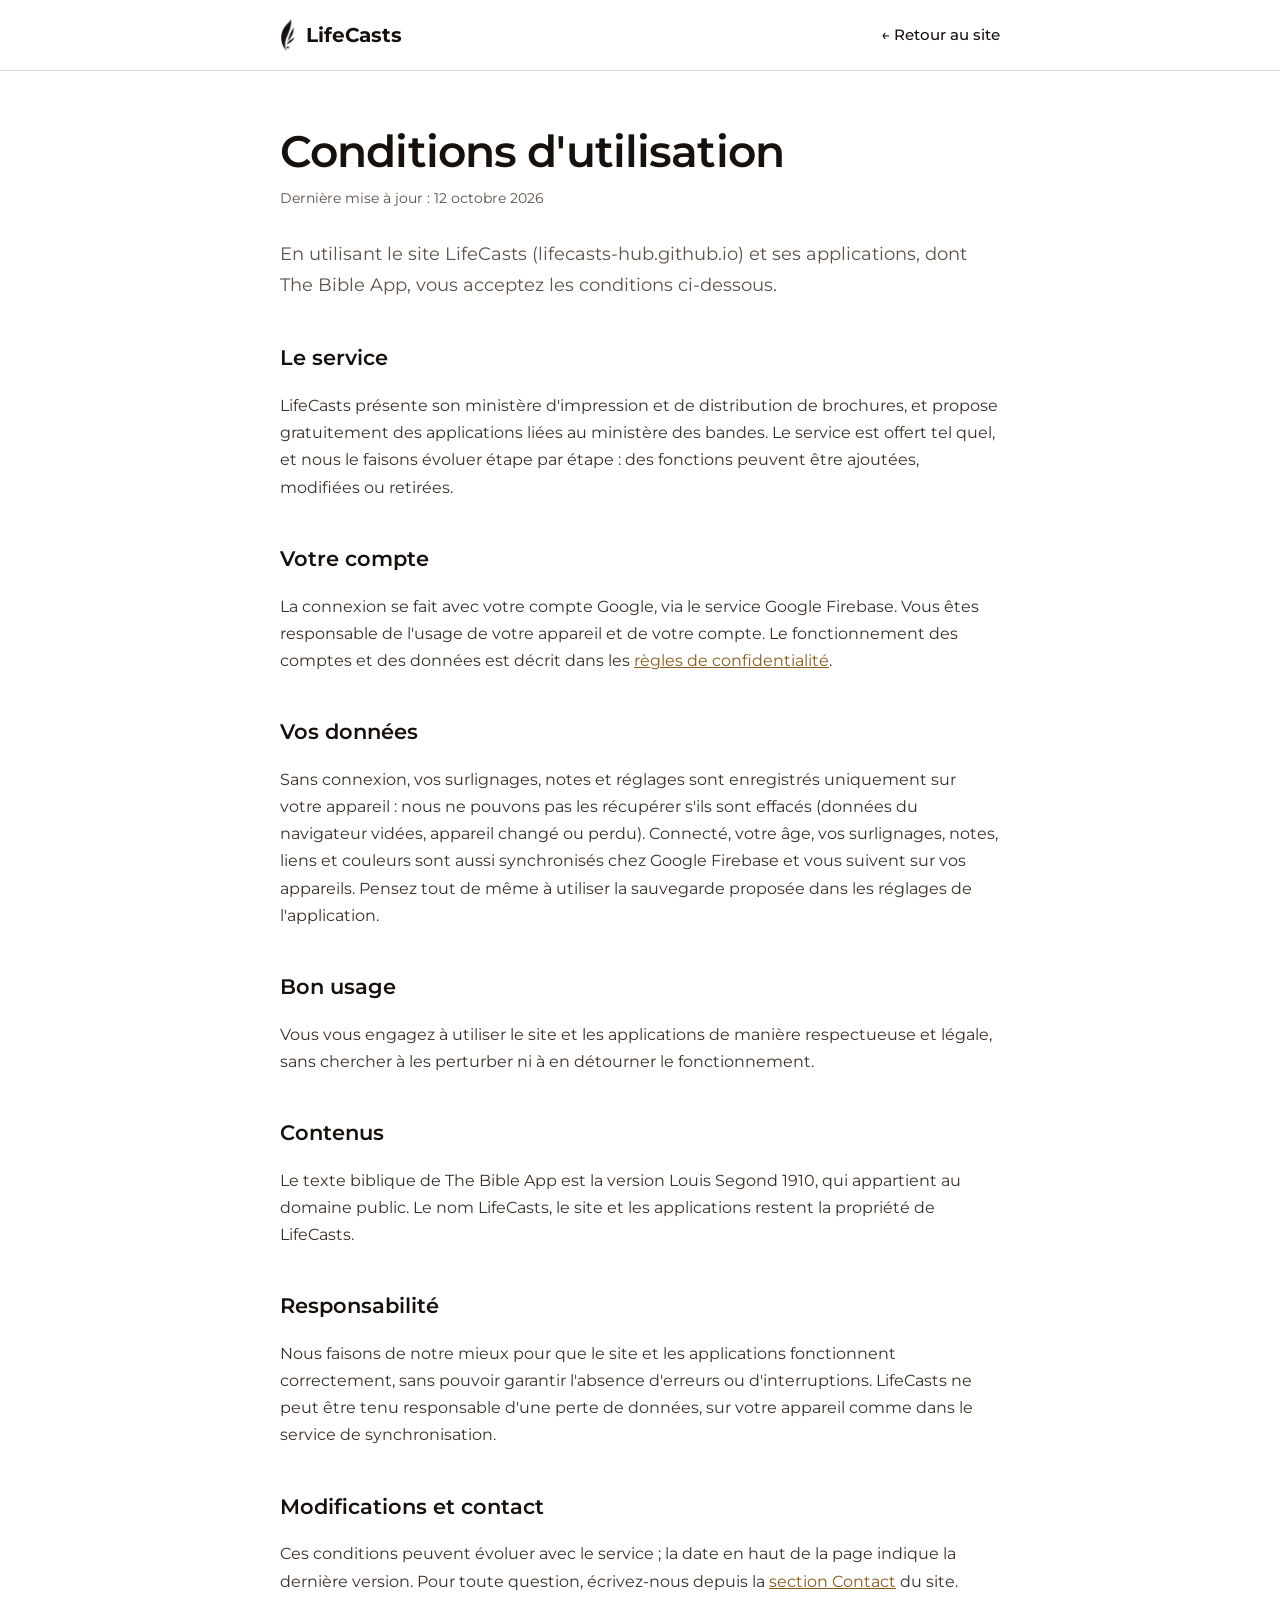
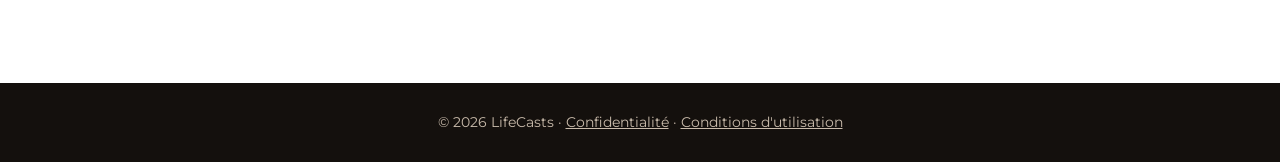
<file: conditions.html>
<!doctype html>
<html lang="fr">
<head>
<meta charset="utf-8">
<meta name="viewport" content="width=device-width, initial-scale=1">
<link rel="icon" type="image/png" href="favicon.png">
<title>Conditions d'utilisation · LifeCasts</title>
<link rel="stylesheet" href="https://fonts.googleapis.com/css2?family=Montserrat:wght@400;500;600;700&display=swap">
<style>
:root{--ink:#17110E;--muted:#5E5148;--line:#E3D9CE}
*{box-sizing:border-box}
body{margin:0;font-family:'Montserrat',system-ui,sans-serif;color:var(--ink);background:#fff;font-size:16px;line-height:1.7}
a{color:#8A5A1F}
.wrap{max-width:760px;margin:0 auto;padding:0 20px}
header{border-bottom:1px solid var(--line)}
header .wrap{display:flex;justify-content:space-between;align-items:center;gap:12px;padding-top:18px;padding-bottom:18px;flex-wrap:wrap}
.logo{display:flex;align-items:center;gap:10px;text-decoration:none;font-weight:700;font-size:20px;color:var(--ink)}
header nav a{font-weight:500;font-size:15px;color:var(--ink);text-decoration:none}
main{padding:56px 0 72px}
h1{font-weight:600;font-size:clamp(32px,6vw,44px);line-height:1.1;letter-spacing:-.02em;margin:0 0 12px}
.date{color:var(--muted);font-size:14px;margin:0 0 28px}
.intro{font-size:18px;color:var(--muted)}
h2{font-weight:600;font-size:21px;margin:40px 0 8px}
p,li{color:#3A2F28}
ul{padding-left:22px}
footer{background:#14100D;color:#C9BBAB;padding:28px 0;font-size:14px;text-align:center}
footer a{color:#C9BBAB}
</style>
</head>
<body>
<header><div class="wrap">
<a class="logo" href="./"><img src="mark-dark.png" height="34" alt="">LifeCasts</a>
<nav><a href="./">← Retour au site</a></nav>
</div></header>
<main><div class="wrap">
<h1>Conditions d'utilisation</h1>
<p class="date">Dernière mise à jour : 12 octobre 2026</p>
<p class="intro">En utilisant le site LifeCasts (lifecasts-hub.github.io) et ses applications, dont The Bible App, vous acceptez les conditions ci-dessous.</p>
<h2>Le service</h2>
<p>LifeCasts présente son ministère d'impression et de distribution de brochures, et propose gratuitement des applications liées au ministère des bandes. Le service est offert tel quel, et nous le faisons évoluer étape par étape : des fonctions peuvent être ajoutées, modifiées ou retirées.</p>

<h2>Votre compte</h2>
<p>La connexion se fait avec votre compte Google, via le service Google Firebase. Vous êtes responsable de l'usage de votre appareil et de votre compte. Le fonctionnement des comptes et des données est décrit dans les <a href="confidentialite.html">règles de confidentialité</a>.</p>

<h2>Vos données</h2>
<p>Sans connexion, vos surlignages, notes et réglages sont enregistrés uniquement sur votre appareil : nous ne pouvons pas les récupérer s'ils sont effacés (données du navigateur vidées, appareil changé ou perdu). Connecté, votre âge, vos surlignages, notes, liens et couleurs sont aussi synchronisés chez Google Firebase et vous suivent sur vos appareils. Pensez tout de même à utiliser la sauvegarde proposée dans les réglages de l'application.</p>

<h2>Bon usage</h2>
<p>Vous vous engagez à utiliser le site et les applications de manière respectueuse et légale, sans chercher à les perturber ni à en détourner le fonctionnement.</p>

<h2>Contenus</h2>
<p>Le texte biblique de The Bible App est la version Louis Segond 1910, qui appartient au domaine public. Le nom LifeCasts, le site et les applications restent la propriété de LifeCasts.</p>

<h2>Responsabilité</h2>
<p>Nous faisons de notre mieux pour que le site et les applications fonctionnent correctement, sans pouvoir garantir l'absence d'erreurs ou d'interruptions. LifeCasts ne peut être tenu responsable d'une perte de données, sur votre appareil comme dans le service de synchronisation.</p>

<h2>Modifications et contact</h2>
<p>Ces conditions peuvent évoluer avec le service ; la date en haut de la page indique la dernière version. Pour toute question, écrivez-nous depuis la <a href="./#contact">section Contact</a> du site.</p>
</div></main>
<footer><div class="wrap">© 2026 LifeCasts · <a href="confidentialite.html">Confidentialité</a> · <a href="conditions.html">Conditions d'utilisation</a></div></footer>
</body>
</html>
</file>
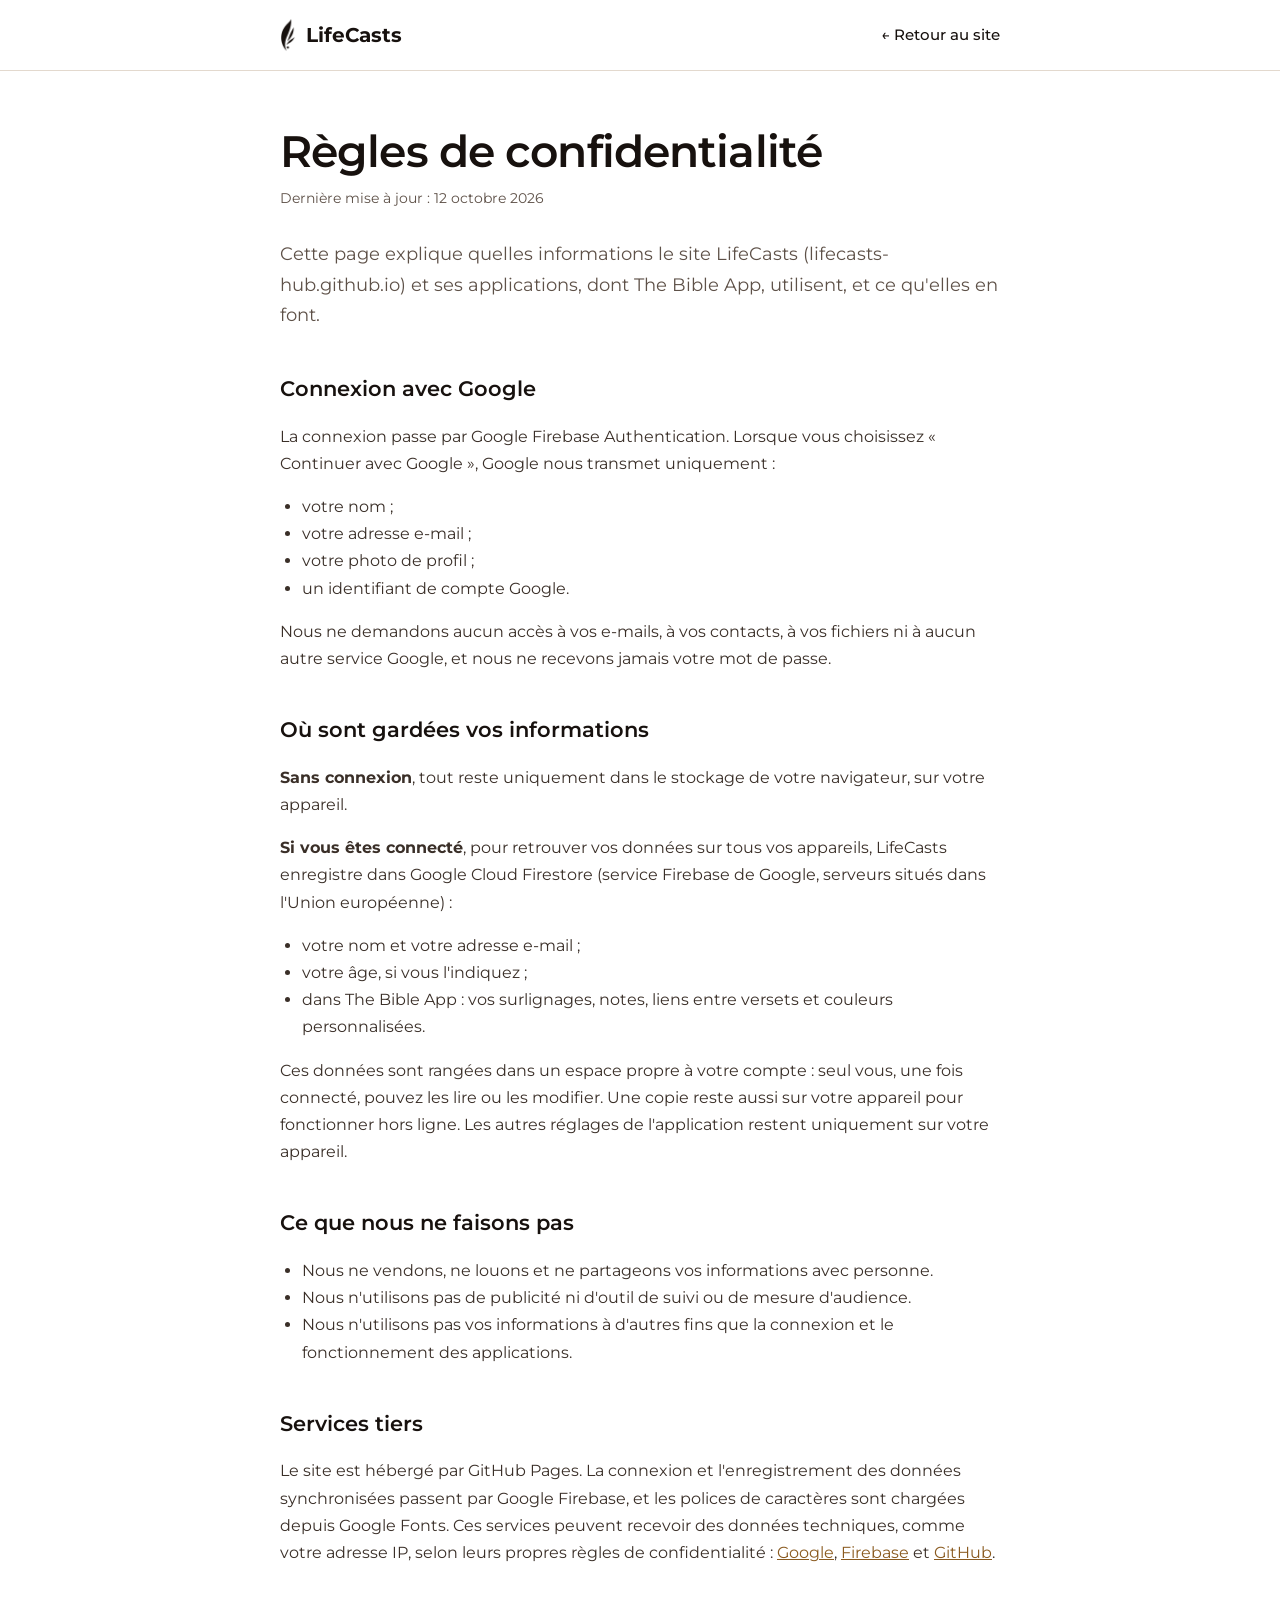
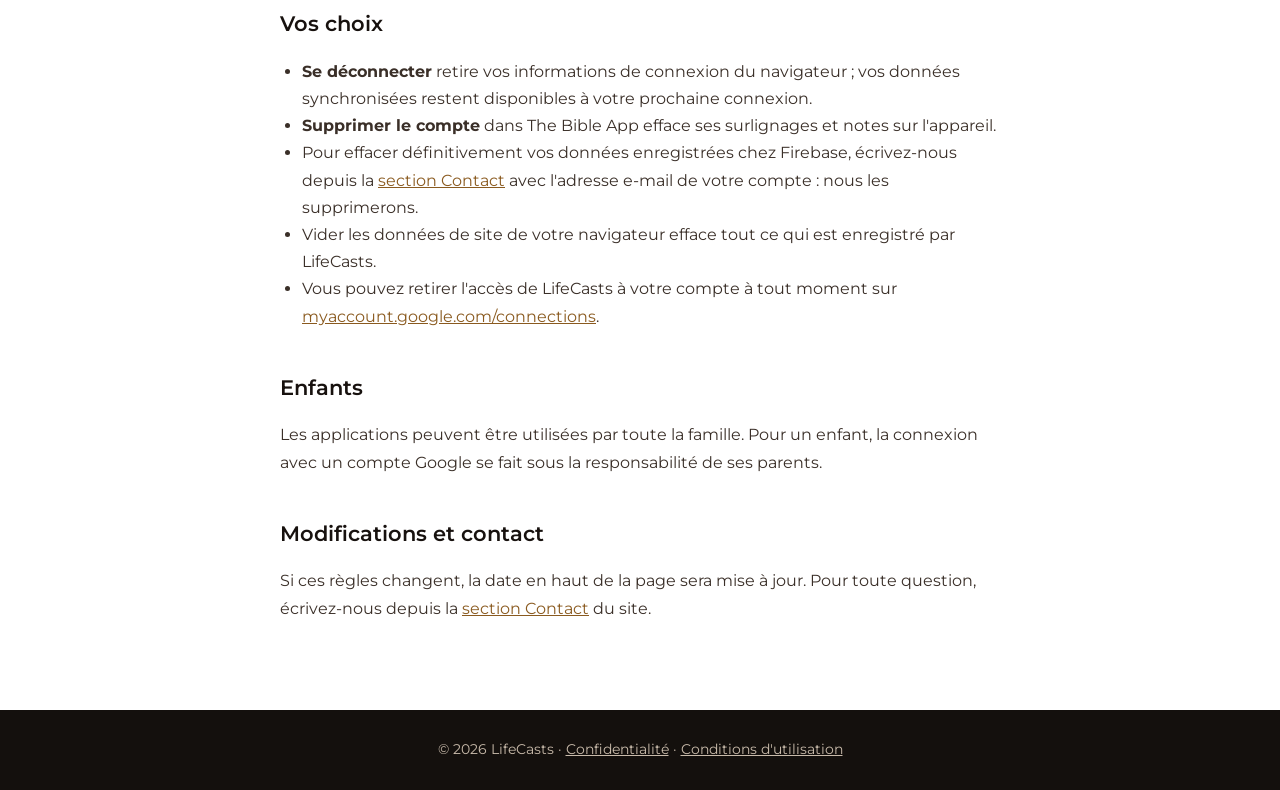
<file: confidentialite.html>
<!doctype html>
<html lang="fr">
<head>
<meta charset="utf-8">
<meta name="viewport" content="width=device-width, initial-scale=1">
<link rel="icon" type="image/png" href="favicon.png">
<title>Règles de confidentialité · LifeCasts</title>
<link rel="stylesheet" href="https://fonts.googleapis.com/css2?family=Montserrat:wght@400;500;600;700&display=swap">
<style>
:root{--ink:#17110E;--muted:#5E5148;--line:#E3D9CE}
*{box-sizing:border-box}
body{margin:0;font-family:'Montserrat',system-ui,sans-serif;color:var(--ink);background:#fff;font-size:16px;line-height:1.7}
a{color:#8A5A1F}
.wrap{max-width:760px;margin:0 auto;padding:0 20px}
header{border-bottom:1px solid var(--line)}
header .wrap{display:flex;justify-content:space-between;align-items:center;gap:12px;padding-top:18px;padding-bottom:18px;flex-wrap:wrap}
.logo{display:flex;align-items:center;gap:10px;text-decoration:none;font-weight:700;font-size:20px;color:var(--ink)}
header nav a{font-weight:500;font-size:15px;color:var(--ink);text-decoration:none}
main{padding:56px 0 72px}
h1{font-weight:600;font-size:clamp(32px,6vw,44px);line-height:1.1;letter-spacing:-.02em;margin:0 0 12px}
.date{color:var(--muted);font-size:14px;margin:0 0 28px}
.intro{font-size:18px;color:var(--muted)}
h2{font-weight:600;font-size:21px;margin:40px 0 8px}
p,li{color:#3A2F28}
ul{padding-left:22px}
footer{background:#14100D;color:#C9BBAB;padding:28px 0;font-size:14px;text-align:center}
footer a{color:#C9BBAB}
</style>
</head>
<body>
<header><div class="wrap">
<a class="logo" href="./"><img src="mark-dark.png" height="34" alt="">LifeCasts</a>
<nav><a href="./">← Retour au site</a></nav>
</div></header>
<main><div class="wrap">
<h1>Règles de confidentialité</h1>
<p class="date">Dernière mise à jour : 12 octobre 2026</p>
<p class="intro">Cette page explique quelles informations le site LifeCasts (lifecasts-hub.github.io) et ses applications, dont The Bible App, utilisent, et ce qu'elles en font.</p>
<h2>Connexion avec Google</h2>
<p>La connexion passe par Google Firebase Authentication. Lorsque vous choisissez « Continuer avec Google », Google nous transmet uniquement :</p>
<ul><li>votre nom ;</li><li>votre adresse e-mail ;</li><li>votre photo de profil ;</li><li>un identifiant de compte Google.</li></ul>
<p>Nous ne demandons aucun accès à vos e-mails, à vos contacts, à vos fichiers ni à aucun autre service Google, et nous ne recevons jamais votre mot de passe.</p>

<h2>Où sont gardées vos informations</h2>
<p><strong>Sans connexion</strong>, tout reste uniquement dans le stockage de votre navigateur, sur votre appareil.</p>
<p><strong>Si vous êtes connecté</strong>, pour retrouver vos données sur tous vos appareils, LifeCasts enregistre dans Google Cloud Firestore (service Firebase de Google, serveurs situés dans l'Union européenne) :</p>
<ul><li>votre nom et votre adresse e-mail ;</li><li>votre âge, si vous l'indiquez ;</li><li>dans The Bible App : vos surlignages, notes, liens entre versets et couleurs personnalisées.</li></ul>
<p>Ces données sont rangées dans un espace propre à votre compte : seul vous, une fois connecté, pouvez les lire ou les modifier. Une copie reste aussi sur votre appareil pour fonctionner hors ligne. Les autres réglages de l'application restent uniquement sur votre appareil.</p>

<h2>Ce que nous ne faisons pas</h2>
<ul><li>Nous ne vendons, ne louons et ne partageons vos informations avec personne.</li><li>Nous n'utilisons pas de publicité ni d'outil de suivi ou de mesure d'audience.</li><li>Nous n'utilisons pas vos informations à d'autres fins que la connexion et le fonctionnement des applications.</li></ul>

<h2>Services tiers</h2>
<p>Le site est hébergé par GitHub Pages. La connexion et l'enregistrement des données synchronisées passent par Google Firebase, et les polices de caractères sont chargées depuis Google Fonts. Ces services peuvent recevoir des données techniques, comme votre adresse IP, selon leurs propres règles de confidentialité : <a href="https://policies.google.com/privacy?hl=fr">Google</a>, <a href="https://firebase.google.com/support/privacy?hl=fr">Firebase</a> et <a href="https://docs.github.com/fr/site-policy/privacy-policies/github-general-privacy-statement">GitHub</a>.</p>

<h2>Vos choix</h2>
<ul><li><strong>Se déconnecter</strong> retire vos informations de connexion du navigateur ; vos données synchronisées restent disponibles à votre prochaine connexion.</li><li><strong>Supprimer le compte</strong> dans The Bible App efface ses surlignages et notes sur l'appareil.</li><li>Pour effacer définitivement vos données enregistrées chez Firebase, écrivez-nous depuis la <a href="./#contact">section Contact</a> avec l'adresse e-mail de votre compte : nous les supprimerons.</li><li>Vider les données de site de votre navigateur efface tout ce qui est enregistré par LifeCasts.</li><li>Vous pouvez retirer l'accès de LifeCasts à votre compte à tout moment sur <a href="https://myaccount.google.com/connections">myaccount.google.com/connections</a>.</li></ul>

<h2>Enfants</h2>
<p>Les applications peuvent être utilisées par toute la famille. Pour un enfant, la connexion avec un compte Google se fait sous la responsabilité de ses parents.</p>

<h2>Modifications et contact</h2>
<p>Si ces règles changent, la date en haut de la page sera mise à jour. Pour toute question, écrivez-nous depuis la <a href="./#contact">section Contact</a> du site.</p>
</div></main>
<footer><div class="wrap">© 2026 LifeCasts · <a href="confidentialite.html">Confidentialité</a> · <a href="conditions.html">Conditions d'utilisation</a></div></footer>
</body>
</html>
</file>
